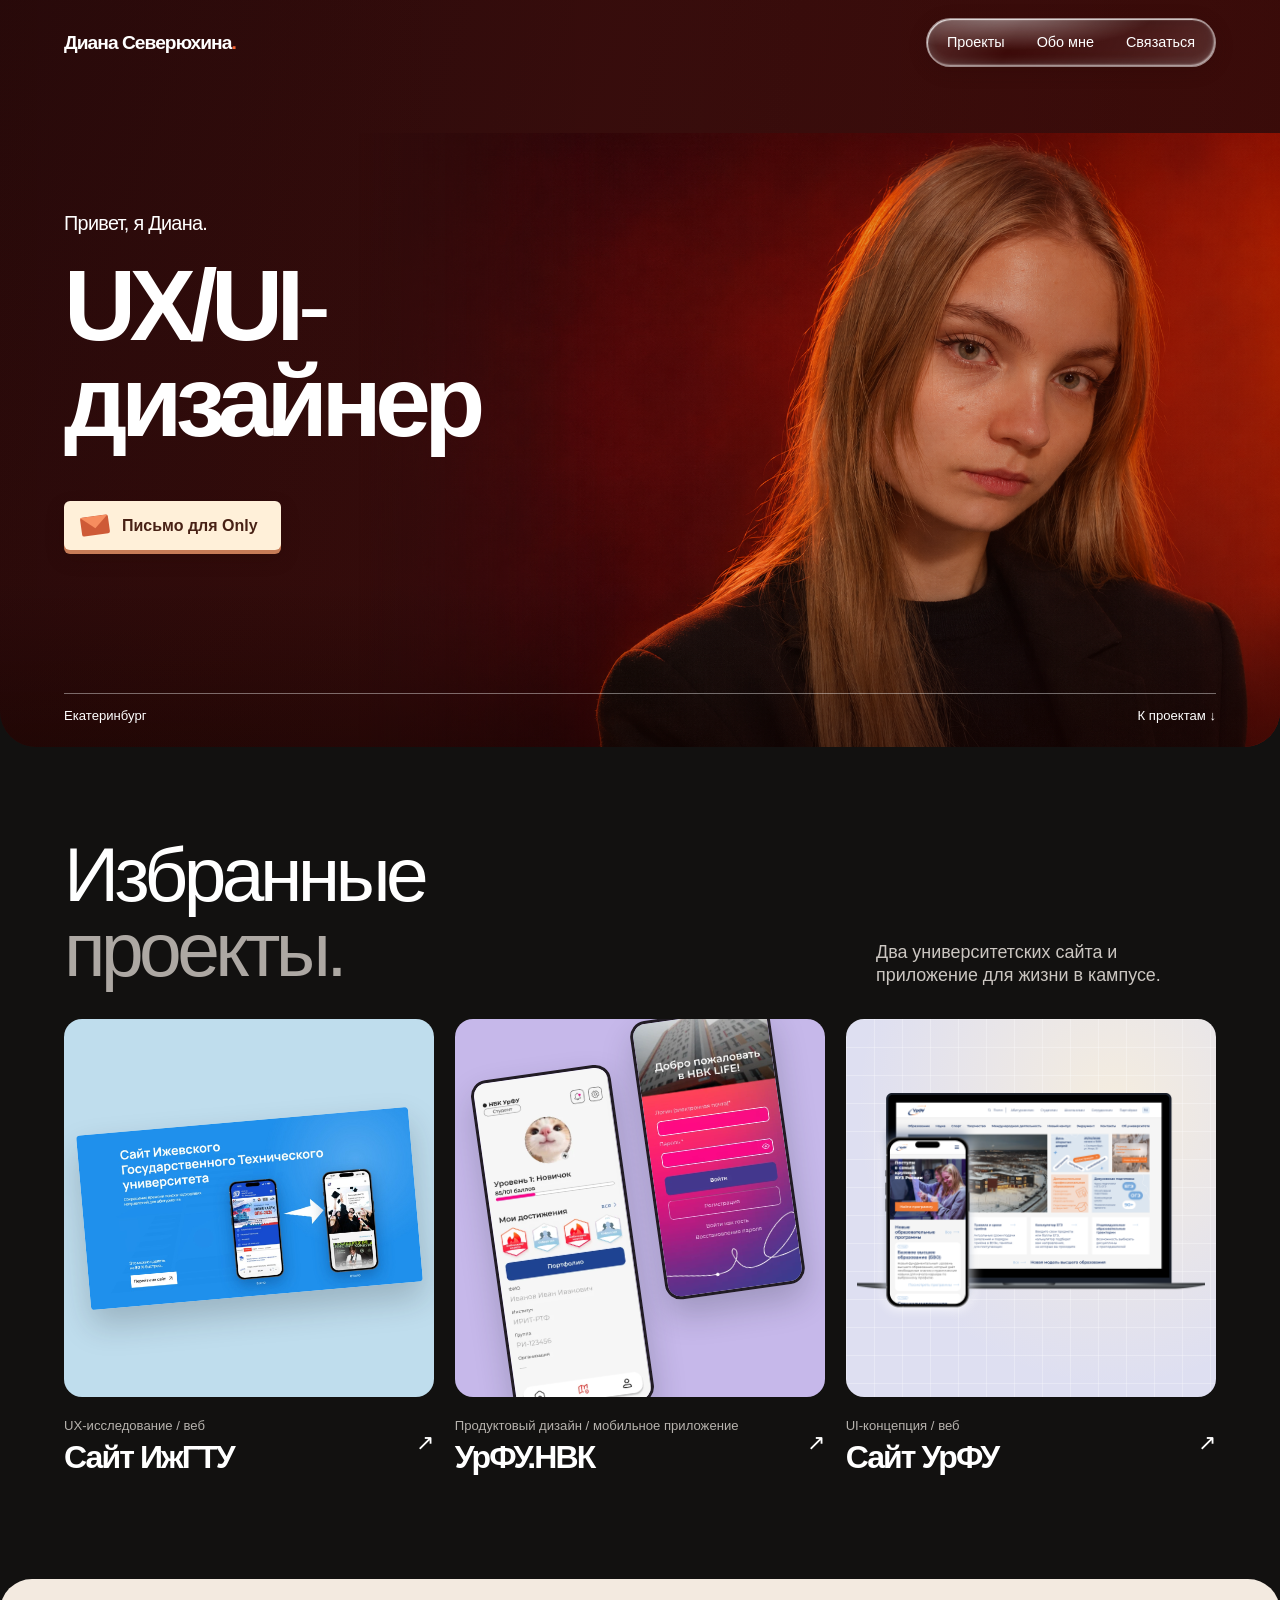
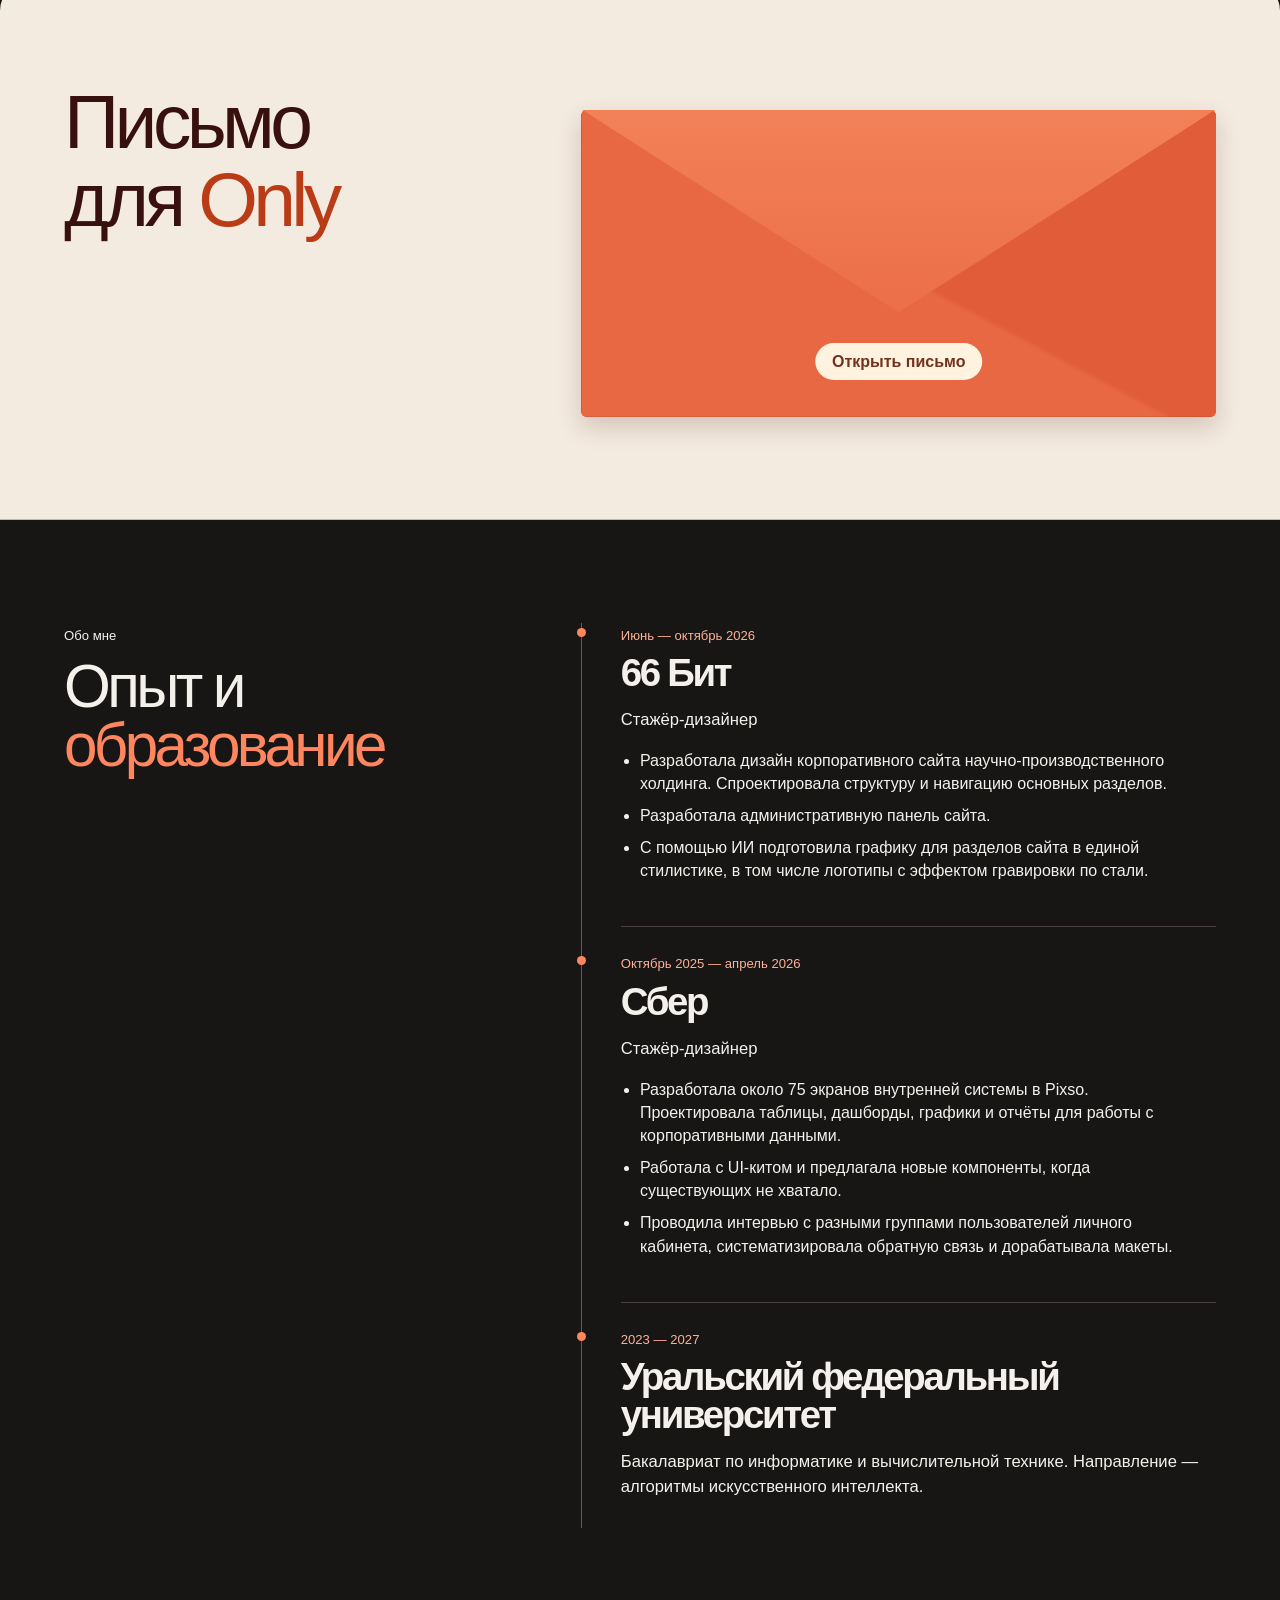
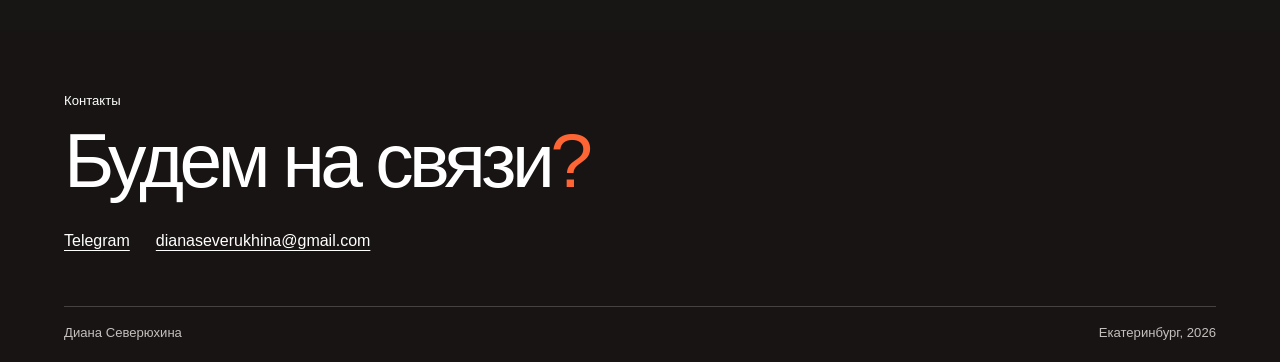
<file: index.html>
<!doctype html>
<html lang="ru"><head><meta charset="utf-8"><meta name="viewport" content="width=device-width,initial-scale=1"><meta name="description" content="Портфолио UX/UI-дизайнера Дианы Северюхиной для команды Only."><title>Портфолио для Only · Диана Северюхина</title><link rel="stylesheet" href="style.css?v=portfolio-3"><script defer src="motion.js?v=portfolio-3"></script></head>
<body class="home"><a class="skip" href="#main">К содержанию</a><header><a class="wordmark" href="index.html">Диана Северюхина<span>.</span></a>
    <nav class="lens" aria-label="Навигация"><a href="index.html#work">Проекты</a><a href="index.html#about">Обо мне</a><a href="#contact">Связаться</a></nav></header><main id="main"><section class="hero"><picture><img fetchpriority="high" src="assets/diana-original.png" width="1536" height="1024" alt="Диана Северюхина"></picture>
        <div class="hero-copy"><p>Привет, я Диана.</p><h1>UX/UI<span>-</span><br>дизайнер</h1><a class="mail-invite" href="#only"><span class="mail-icon" aria-hidden="true"></span>Письмо для Only</a></div>
        
        <div class="hero-foot"><span>Екатеринбург</span><a href="#work">К проектам ↓</a></div></section>
        
<section id="work" class="work"><div class="work-head"><h2>Избранные<br><em>проекты.</em></h2><p>Два университетских сайта и приложение для жизни в кампусе.</p></div><div class="projects">
<a class="project istu" href="https://strudeell.github.io/istu-ux-case/"><div class="art"><img loading="lazy" decoding="async" class="" src="assets/og-cover.jpg" alt="Обложка сайта с обоснованием редизайна ИжГТУ"></div><div class="project-title"><div><small>UX-исследование / веб</small><h3>Сайт ИжГТУ</h3></div><span aria-hidden="true">↗</span></div></a>
<a class="project nvk" href="nvk.html"><div class="art"><img loading="lazy" decoding="async" class="" src="assets/profile.webp" alt="Профиль в приложении УрФУ.НВК"><img loading="lazy" decoding="async" class="" src="assets/login.webp" alt="Экран входа в УрФУ.НВК"></div><div class="project-title"><div><small>Продуктовый дизайн / мобильное приложение</small><h3>УрФУ.НВК</h3></div><span aria-hidden="true">↗</span></div></a>
<a class="project urfu" href="urfu.html"><div class="art"><img loading="lazy" decoding="async" src="assets/urfu-cover.png" alt="Главная страница УрФУ на ноутбуке и смартфоне"></div><div class="project-title"><div><small>UI-концепция / веб</small><h3>Сайт УрФУ</h3></div><span aria-hidden="true">↗</span></div></a>
</div></section>

<section class="letter mail" id="only"><h2>Письмо<br>для <em>Only</em></h2>
<div class="envelope"><div id="only-sheet" class="sheet-track"><div class="sheet-mask">
<article class="paper"><h3>Привет, команда Only!</h3>
<p>Я Диана. Когда я смотрела ваш кейс «Эн+ Онлайн», то поймала себя на том, что разбираю портал как дизайнер. Как человек найдёт нужный HR-сервис? Как на одной странице уживаются рабочие задачи и новости? Мне интересно работать над такими вопросами.</p>
<p>На предыдущих стажировках я получила опыт работы с корпоративными интерфейсами. Теперь хочу углубить навыки веб-дизайна, композиции и создания визуальных концепций, работая с наставником над реальными проектами.</p>
<p>Мне хочется развиваться в вашей команде и применять свой опыт в новых задачах. Буду рада познакомиться и подробнее рассказать о себе!</p><i>Диана</i></article></div></div><button class="envelope-pocket" type="button" aria-expanded="true" aria-controls="only-sheet"><span class="env-flap" aria-hidden="true"></span><span class="env-label"><span class="when-closed">Открыть письмо</span><span class="when-open">Сложить письмо</span></span></button></div></section>
<section class="about" id="about"><div><small>Обо мне</small><h2>Опыт и<br><em>образование</em></h2></div><div class="experience"><article><small>Июнь — октябрь 2026</small><h3>66 Бит</h3><p>Стажёр-дизайнер</p><ul><li>Разработала дизайн корпоративного сайта научно-производственного холдинга. Спроектировала структуру и навигацию основных разделов.</li><li>Разработала административную панель сайта.</li><li>С помощью ИИ подготовила графику для разделов сайта в единой стилистике, в том числе логотипы с эффектом гравировки по стали.</li></ul></article><article><small>Октябрь 2025 — апрель 2026</small><h3>Сбер</h3><p>Стажёр-дизайнер</p><ul><li>Разработала около 75 экранов внутренней системы в Pixso. Проектировала таблицы, дашборды, графики и отчёты для работы с корпоративными данными.</li><li>Работала с UI-китом и предлагала новые компоненты, когда существующих не хватало.</li><li>Проводила интервью с разными группами пользователей личного кабинета, систематизировала обратную связь и дорабатывала макеты.</li></ul></article><article><small>2023 — 2027</small><h3>Уральский федеральный университет</h3><p>Бакалавриат по информатике и вычислительной технике. Направление — алгоритмы искусственного интеллекта.</p></article></div></section></main><footer id="contact"><small>Контакты</small><h2>Будем на связи<span>?</span></h2><div class="links"><a href="https://t.me/strudeell">Telegram</a><a href="mailto:dianaseverukhina@gmail.com">dianaseverukhina@gmail.com</a></div><div class="signoff">Диана Северюхина <i>Екатеринбург, 2026</i></div></footer></body></html>
</file>
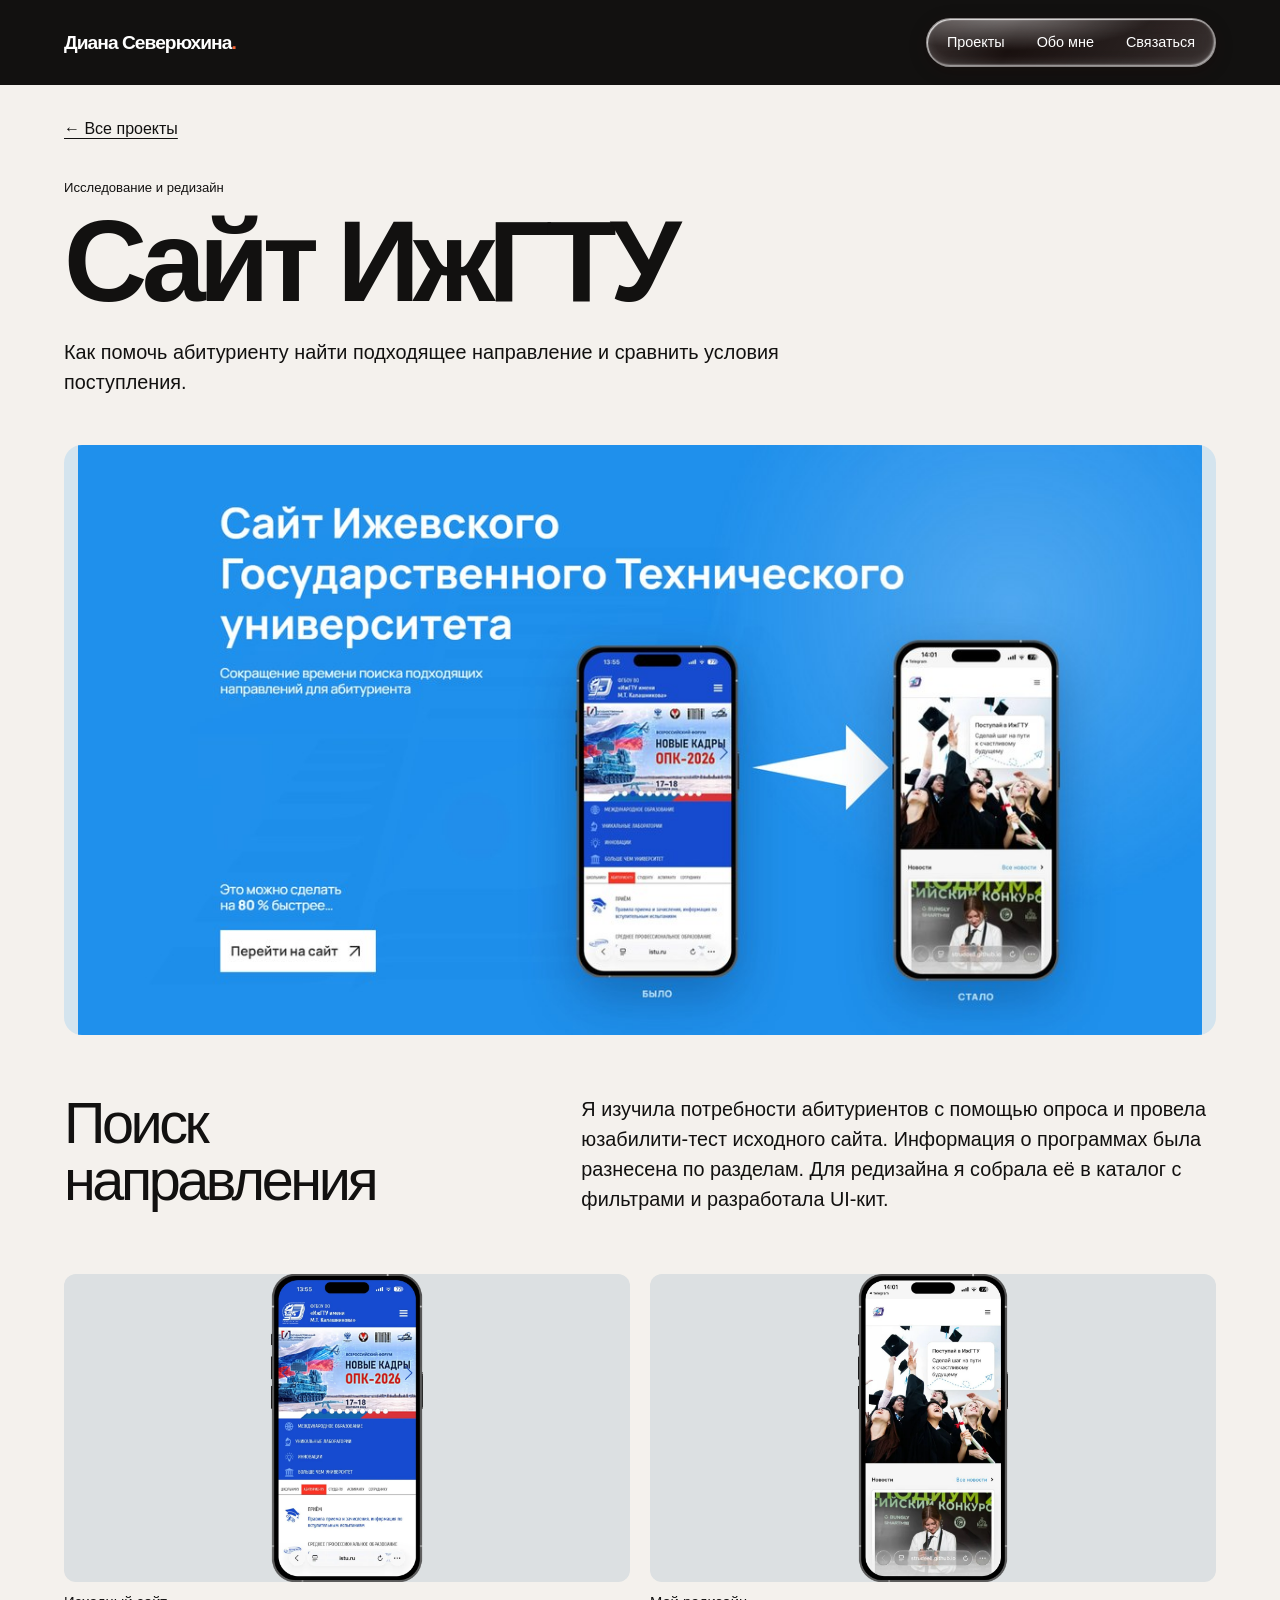
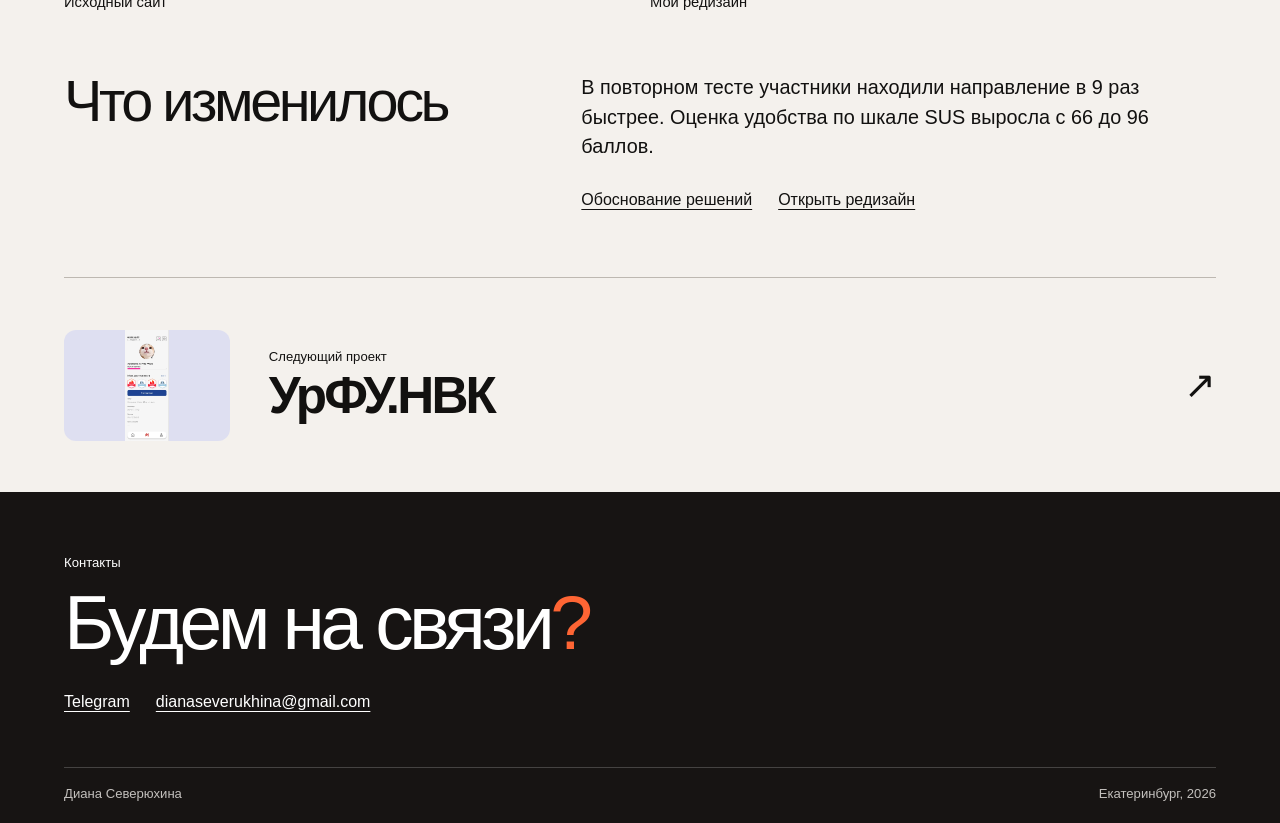
<file: istu.html>
<!doctype html>
<html lang="ru"><head><meta charset="utf-8"><meta name="viewport" content="width=device-width,initial-scale=1"><meta name="description" content="Портфолио UX/UI-дизайнера Дианы Северюхиной для команды Only."><title>Редизайн ИжГТУ · Диана Северюхина</title><link rel="stylesheet" href="style.css?v=portfolio-3"><script defer src="motion.js?v=portfolio-3"></script></head>
<body><a class="skip" href="#main">К содержанию</a><header><a class="wordmark" href="index.html">Диана Северюхина<span>.</span></a>
    <nav class="lens" aria-label="Навигация"><a href="index.html#work">Проекты</a><a href="index.html#about">Обо мне</a><a href="#contact">Связаться</a></nav></header><main id="main"><section class="intro"><a class="back" href="index.html#work">← Все проекты</a><small>Исследование и редизайн</small><h1>Сайт ИжГТУ</h1><p>Как помочь абитуриенту найти подходящее направление и сравнить условия поступления.</p></section><div class="wide"><img loading="lazy" decoding="async" class="" src="assets/og-cover.jpg" alt="Обложка UX-кейса ИжГТУ"></div><section class="detail"><h2>Поиск направления</h2><div><p>Я изучила потребности абитуриентов с помощью опроса и провела юзабилити-тест исходного сайта. Информация о программах была разнесена по разделам. Для редизайна я собрала её в каталог с фильтрами и разработала UI-кит.</p></div></section><div class="compare"><figure><img loading="lazy" decoding="async" class="" src="assets/hero-old.webp" alt="Сайт ИжГТУ до редизайна"><figcaption>Исходный сайт</figcaption></figure><figure><img loading="lazy" decoding="async" class="" src="assets/hero-new.webp" alt="Решение для сайта ИжГТУ"><figcaption>Мой редизайн</figcaption></figure></div><section class="detail"><h2>Что изменилось</h2><div><p>В повторном тесте участники находили направление в 9 раз быстрее. Оценка удобства по шкале SUS выросла с 66 до 96 баллов.</p><div class="links"><a href="https://strudeell.github.io/istu-ux-case/">Обоснование решений</a><a href="https://strudeell.github.io/istu-redesign/">Открыть редизайн</a></div></div></section>
<a class="next-project" href="nvk.html">
  <span class="next-thumb"><img src="assets/profile.webp" alt="" loading="lazy"></span>
  <span><small>Следующий проект</small><strong>УрФУ.НВК</strong></span>
  <span class="next-arrow" aria-hidden="true">↗</span>
</a>
</main><footer id="contact"><small>Контакты</small><h2>Будем на связи<span>?</span></h2><div class="links"><a href="https://t.me/strudeell">Telegram</a><a href="mailto:dianaseverukhina@gmail.com">dianaseverukhina@gmail.com</a></div><div class="signoff">Диана Северюхина <i>Екатеринбург, 2026</i></div></footer></body></html>
</file>
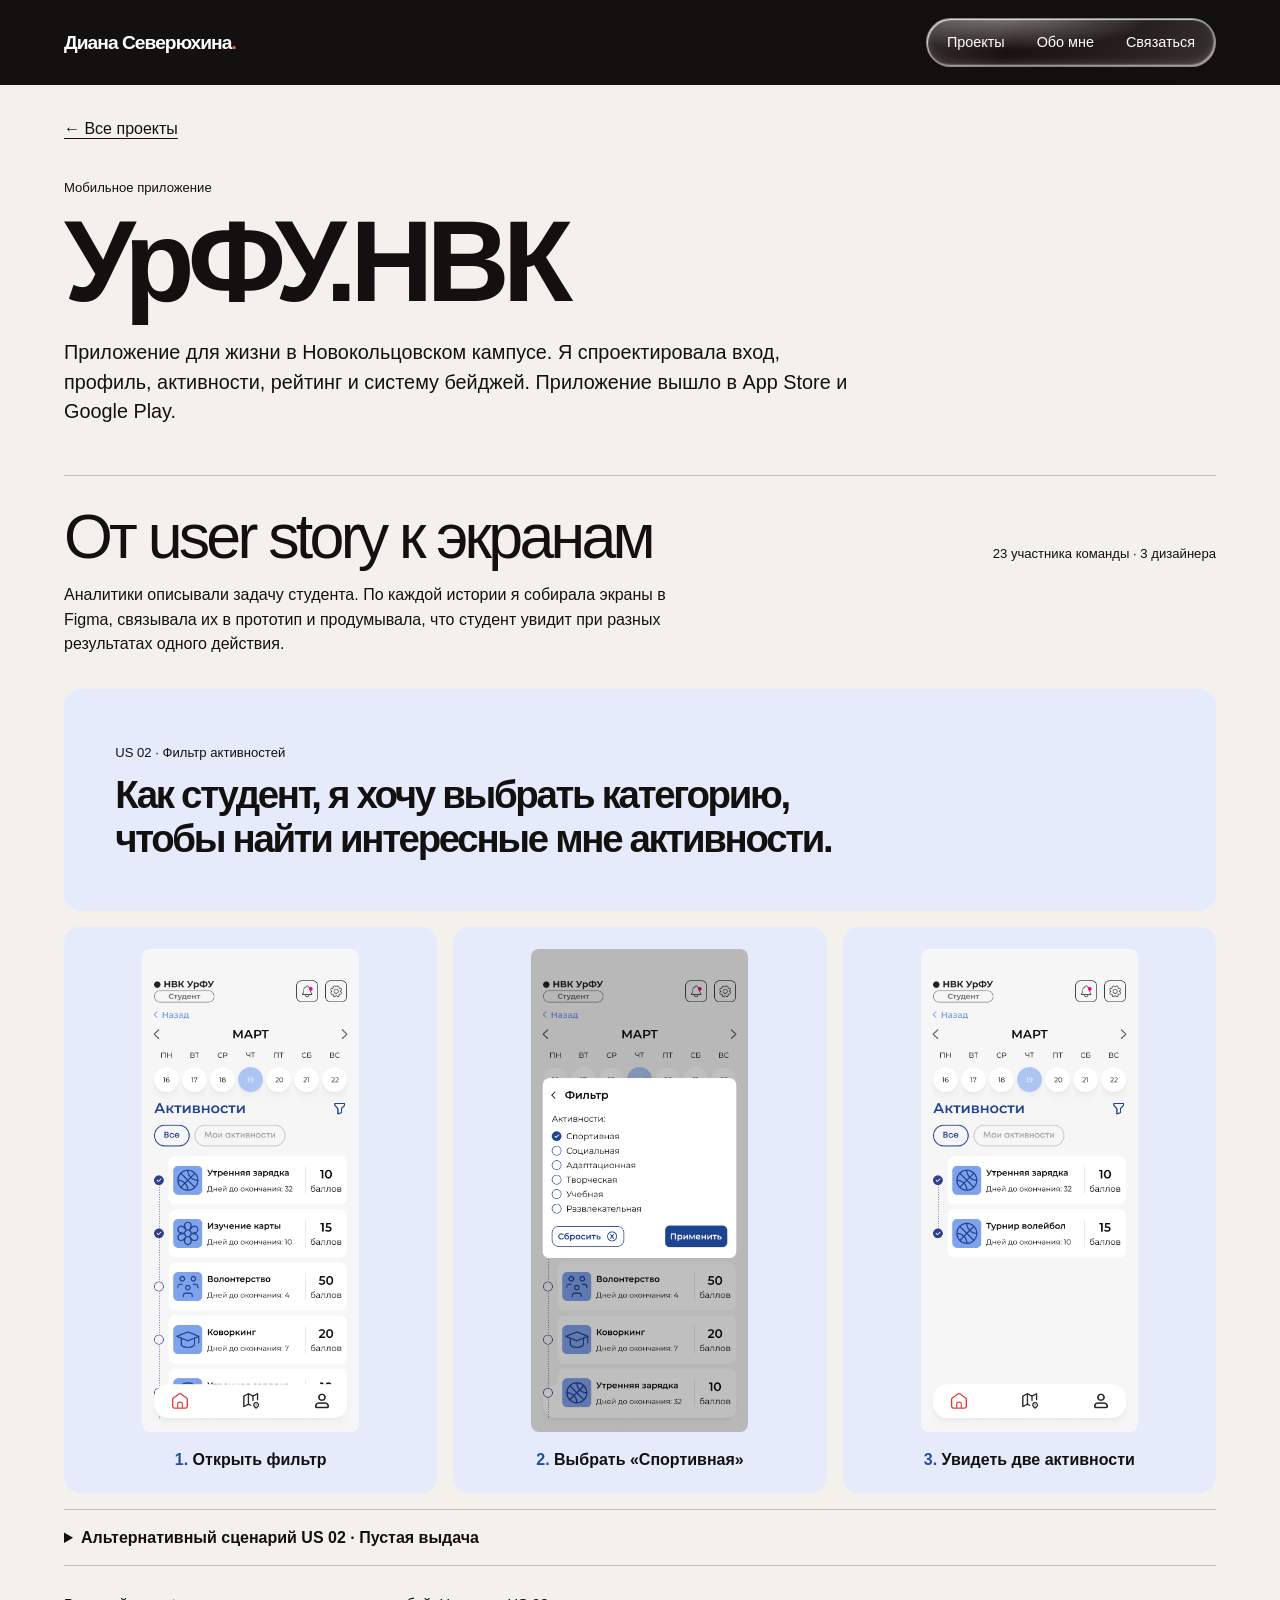
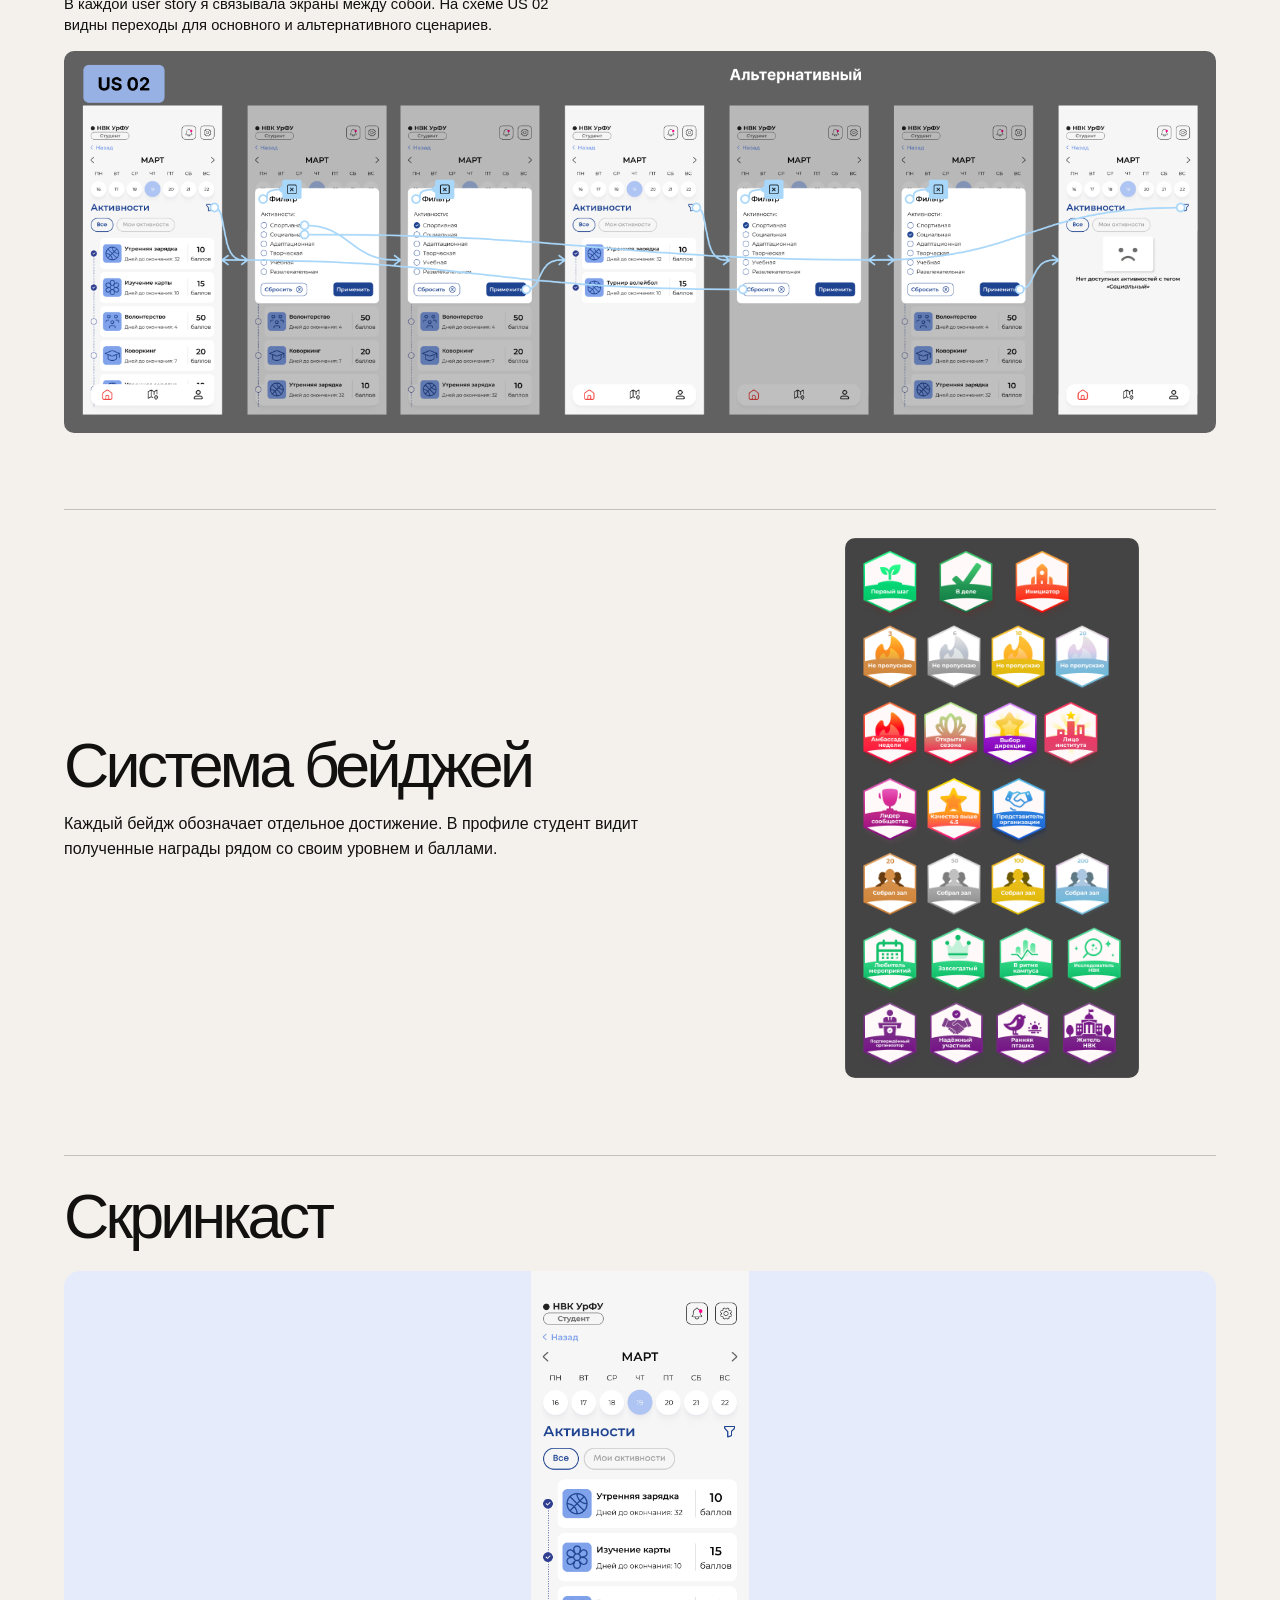
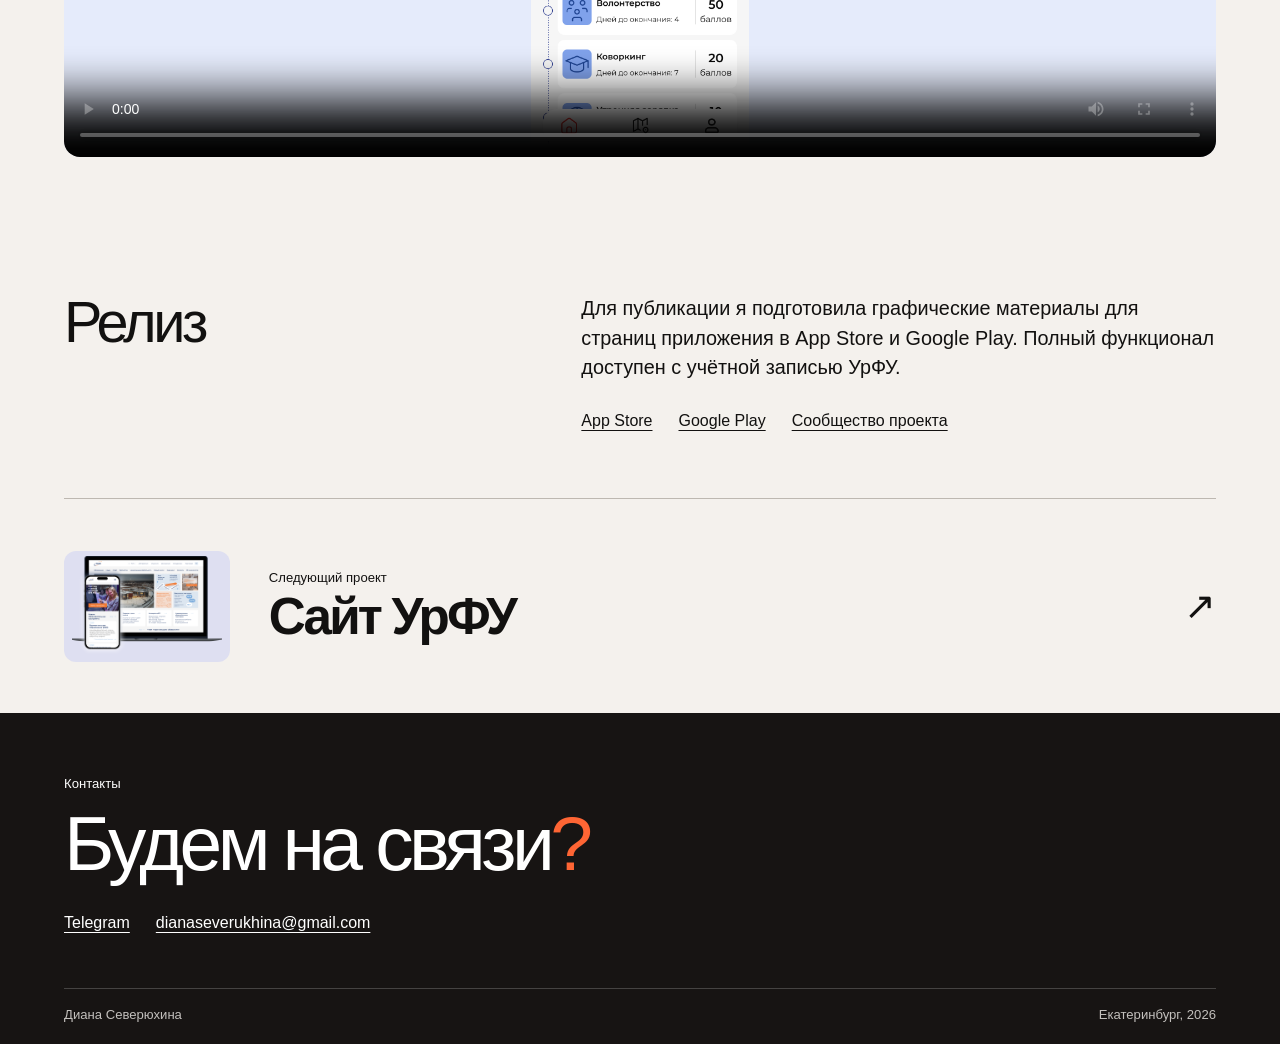
<file: nvk.html>
﻿<!doctype html>
<html lang="ru"><head><meta charset="utf-8"><meta name="viewport" content="width=device-width,initial-scale=1"><meta name="description" content="Портфолио UX/UI-дизайнера Дианы Северюхиной для команды Only."><title>УрФУ.НВК · Диана Северюхина</title><link rel="stylesheet" href="style.css?v=portfolio-3"><script defer src="motion.js?v=portfolio-3"></script></head>
<body><a class="skip" href="#main">К содержанию</a><header><a class="wordmark" href="index.html">Диана Северюхина<span>.</span></a>
    <nav class="lens" aria-label="Навигация"><a href="index.html#work">Проекты</a><a href="index.html#about">Обо мне</a><a href="#contact">Связаться</a></nav></header><main id="main"><section class="intro"><a class="back" href="index.html#work">← Все проекты</a><small>Мобильное приложение</small><h1>УрФУ.НВК</h1><p>Приложение для жизни в Новокольцовском кампусе. Я спроектировала вход, профиль, активности, рейтинг и систему бейджей. Приложение вышло в App Store и Google Play.</p></section><section class="case-section us-story">
<div class="case-heading"><h2>От user story к экранам</h2><small>23 участника команды · 3 дизайнера</small></div>
<p>Аналитики описывали задачу студента. По каждой истории я собирала экраны в Figma, связывала их в прототип и продумывала, что студент увидит при разных результатах одного действия.</p>
<div class="story-brief"><small>US 02 · Фильтр активностей</small><h3>Как студент, я хочу выбрать категорию, чтобы найти интересные мне активности.</h3></div>
<ol class="story-steps" aria-label="Основной сценарий. Краткая схема экранов"><li><img src="assets/activities.png" width="720" height="1600" loading="lazy" alt="Список активностей за 19 марта"><strong>Открыть фильтр</strong></li><li><img src="assets/filter.png" width="720" height="1600" loading="lazy" alt="Отмечена спортивная категория"><strong>Выбрать «Спортивная»</strong></li><li><img src="assets/results.png" width="720" height="1600" loading="lazy" alt="В выдаче утренняя зарядка и турнир по волейболу"><strong>Увидеть две активности</strong></li></ol>
<details class="story-branch"><summary>Альтернативный сценарий US 02 · Пустая выдача</summary><figure><img src="assets/empty.png" width="720" height="1600" loading="lazy" alt="Нет доступных активностей с тегом «Социальный»"><figcaption>Для категории «Социальная» я собрала пустое состояние. Студент видит причину и может снова открыть фильтр.</figcaption></figure></details>
<figure class="story-map"><figcaption>В каждой user story я связывала экраны между собой. На схеме US 02 видны переходы для основного и альтернативного сценариев.</figcaption><a href="assets/story-flow.png" aria-label="Рассмотреть полную схему US 02"><img src="assets/story-flow.png" width="1804" height="598" loading="lazy" alt="Семь экранов US 02 со стрелками переходов между списком, фильтром и результатами"></a></figure>
</section>
<section class="case-section badge-kit"><div><h2>Система бейджей</h2><p>Каждый бейдж обозначает отдельное достижение. В профиле студент видит полученные награды рядом со своим уровнем и баллами.</p></div><a href="assets/rewards.png" aria-label="Рассмотреть набор бейджей"><img src="assets/rewards.png" loading="lazy" alt="Оригинальный набор разноцветных шестиугольных бейджей НВК"></a></section><section class="case-section screencast nvk-cast"><h2>Скринкаст</h2><figure><video controls playsinline preload="metadata" src="assets/nvk-screencast.mp4" poster="assets/activities.png" aria-label="Приложение УрФУ.НВК"></video></figure></section><section class="detail"><h2>Релиз</h2><div><p>Для публикации я подготовила графические материалы для страниц приложения в App Store и Google Play. Полный функционал доступен с учётной записью УрФУ.</p><div class="links"><a href="https://apps.apple.com/ru/app/id6826555159">App Store</a><a href="https://play.google.com/store/apps/details?id=ru.urfu.nvk">Google Play</a><a href="https://vk.ru/urfu.nvk.kampus">Сообщество проекта</a></div></div></section>
<a class="next-project" href="urfu.html">
  <span class="next-thumb"><img src="assets/urfu-cover.png" alt="" loading="lazy"></span>
  <span><small>Следующий проект</small><strong>Сайт УрФУ</strong></span>
  <span class="next-arrow" aria-hidden="true">↗</span>
</a>
</main><footer id="contact"><small>Контакты</small><h2>Будем на связи<span>?</span></h2><div class="links"><a href="https://t.me/strudeell">Telegram</a><a href="mailto:dianaseverukhina@gmail.com">dianaseverukhina@gmail.com</a></div><div class="signoff">Диана Северюхина <i>Екатеринбург, 2026</i></div></footer></body></html>
</file>
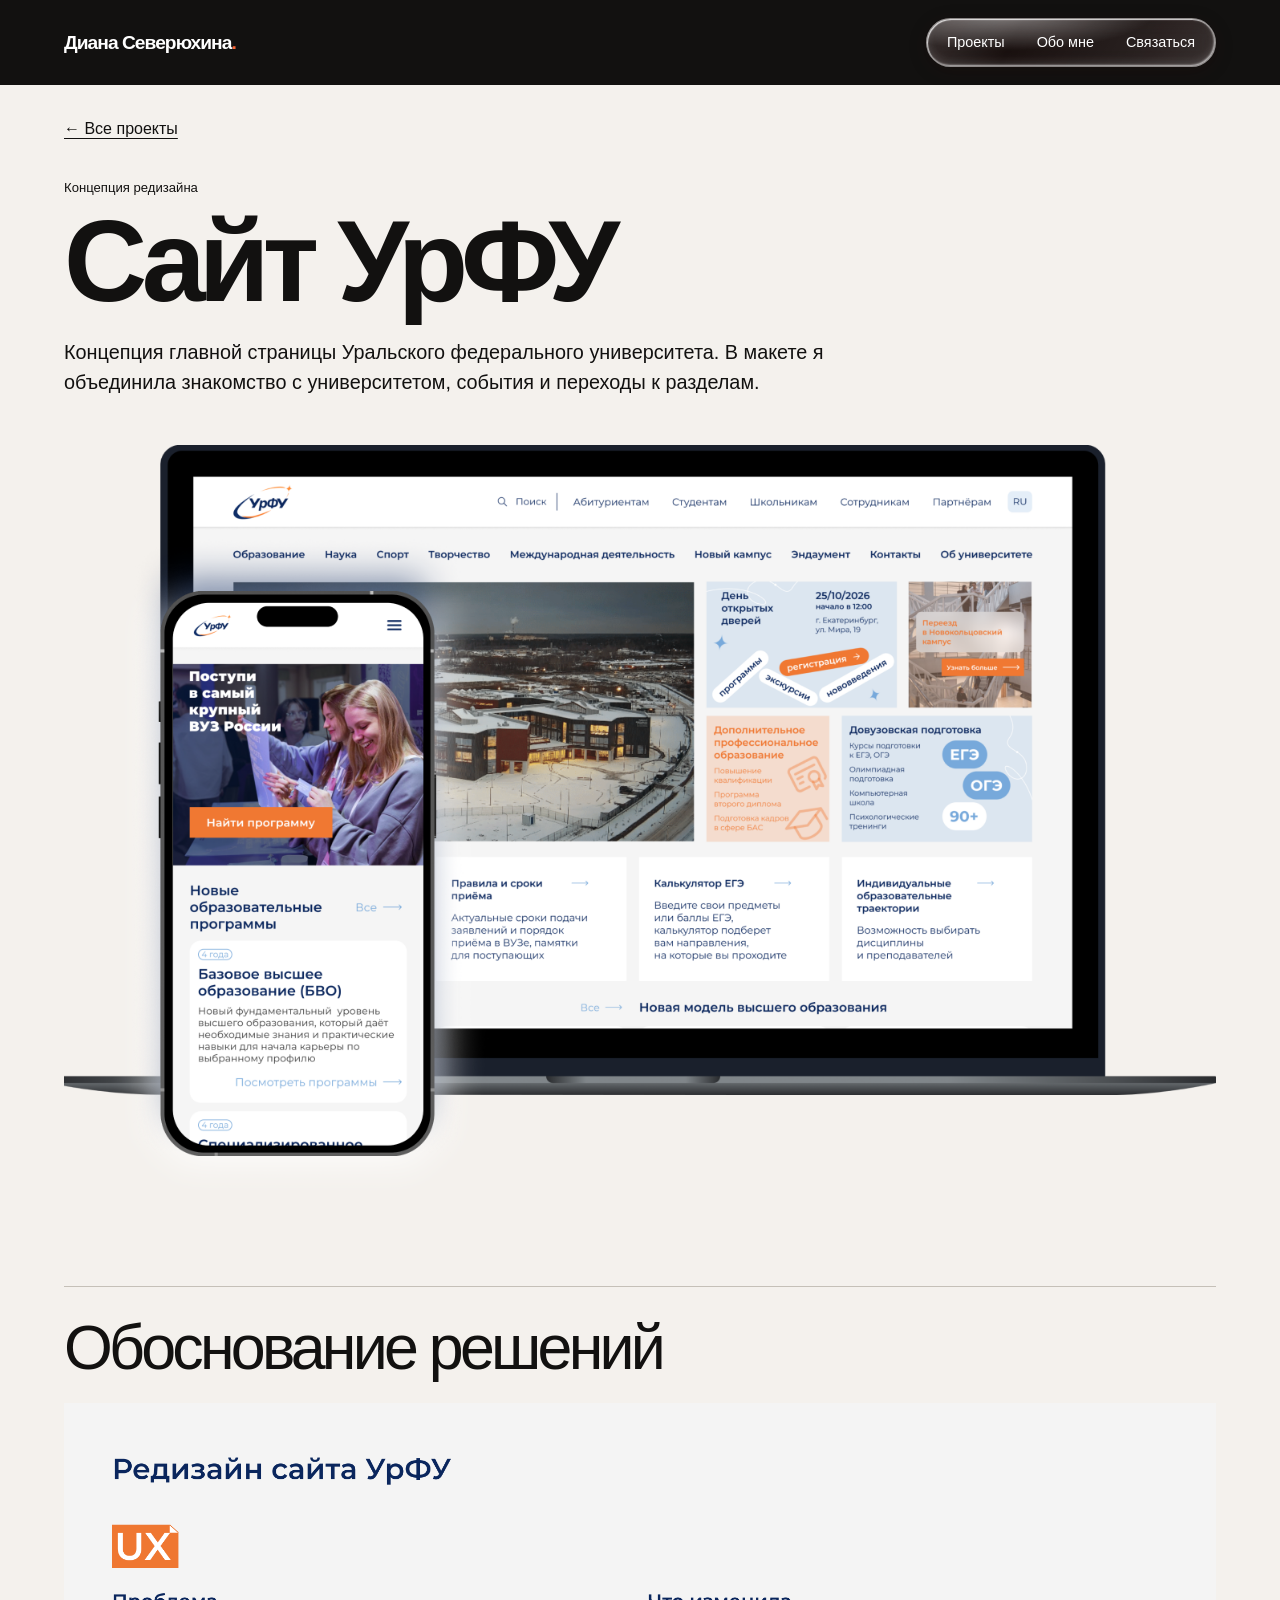
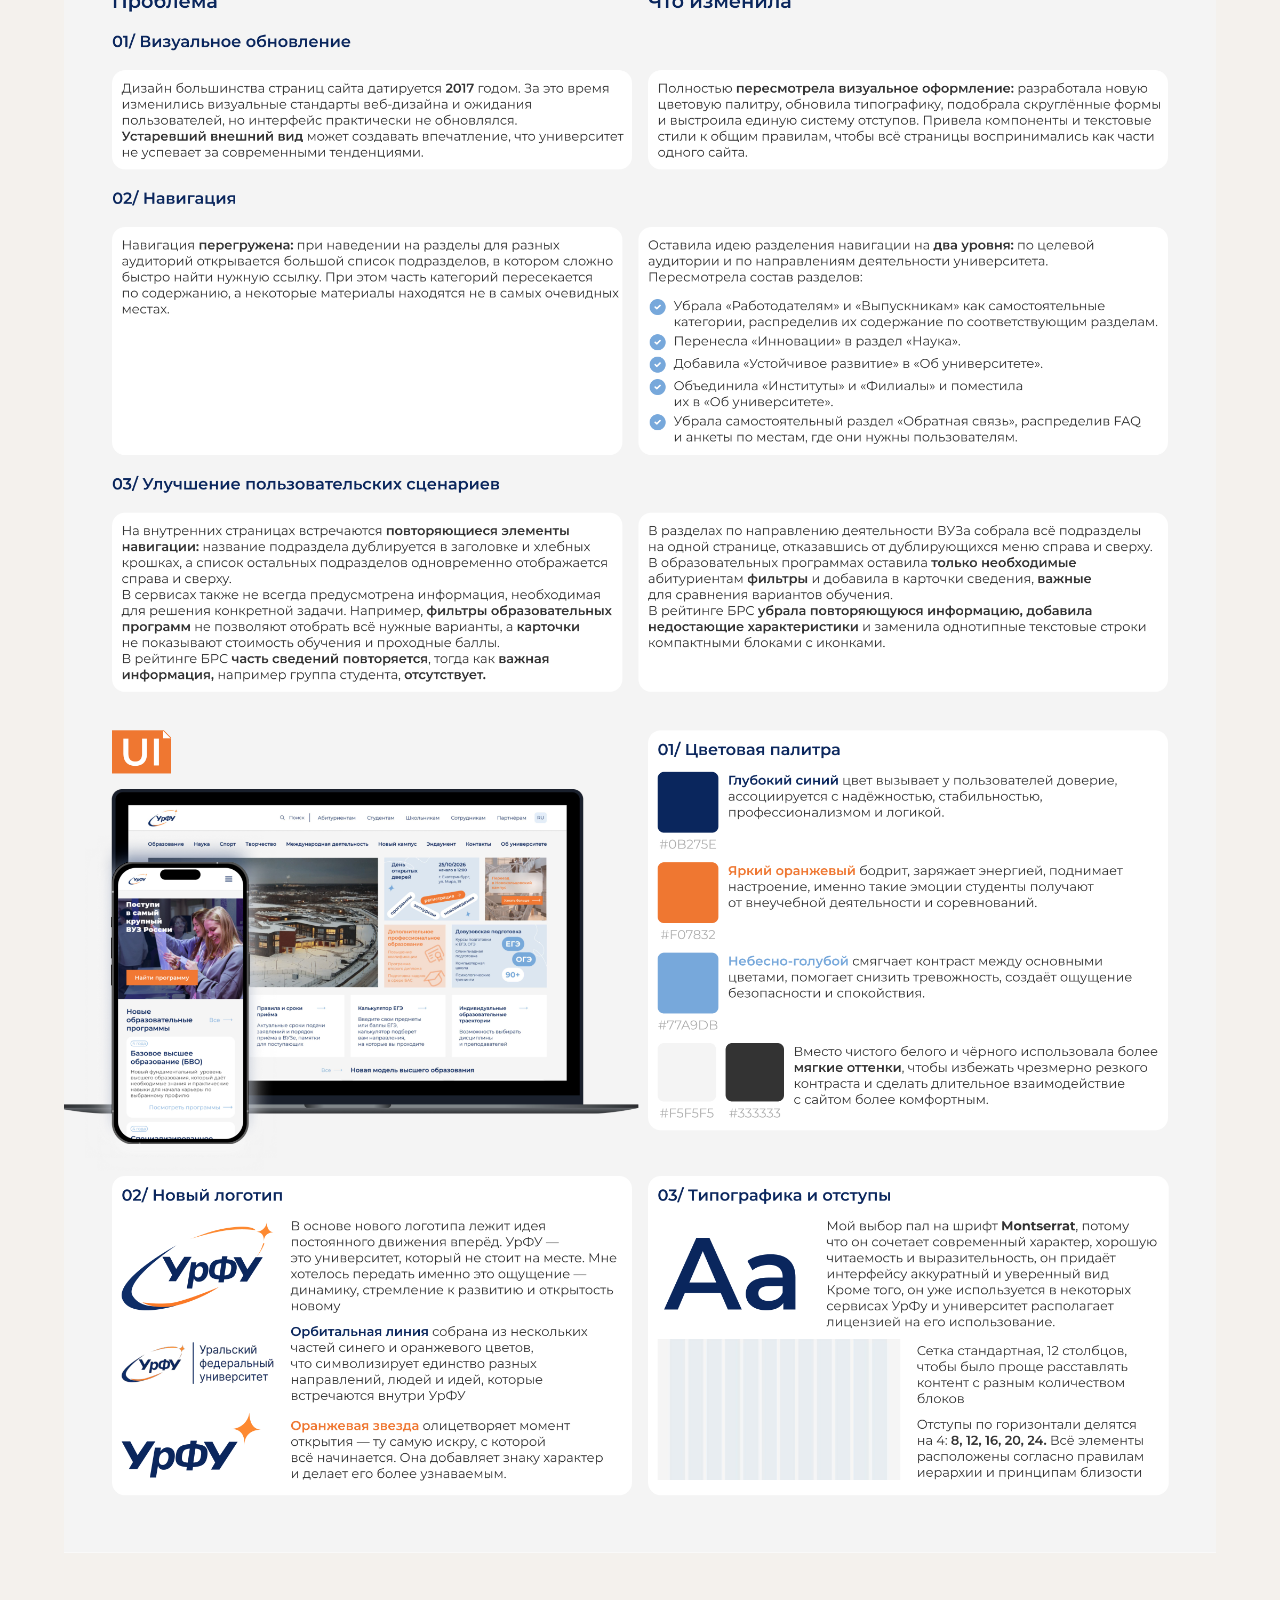
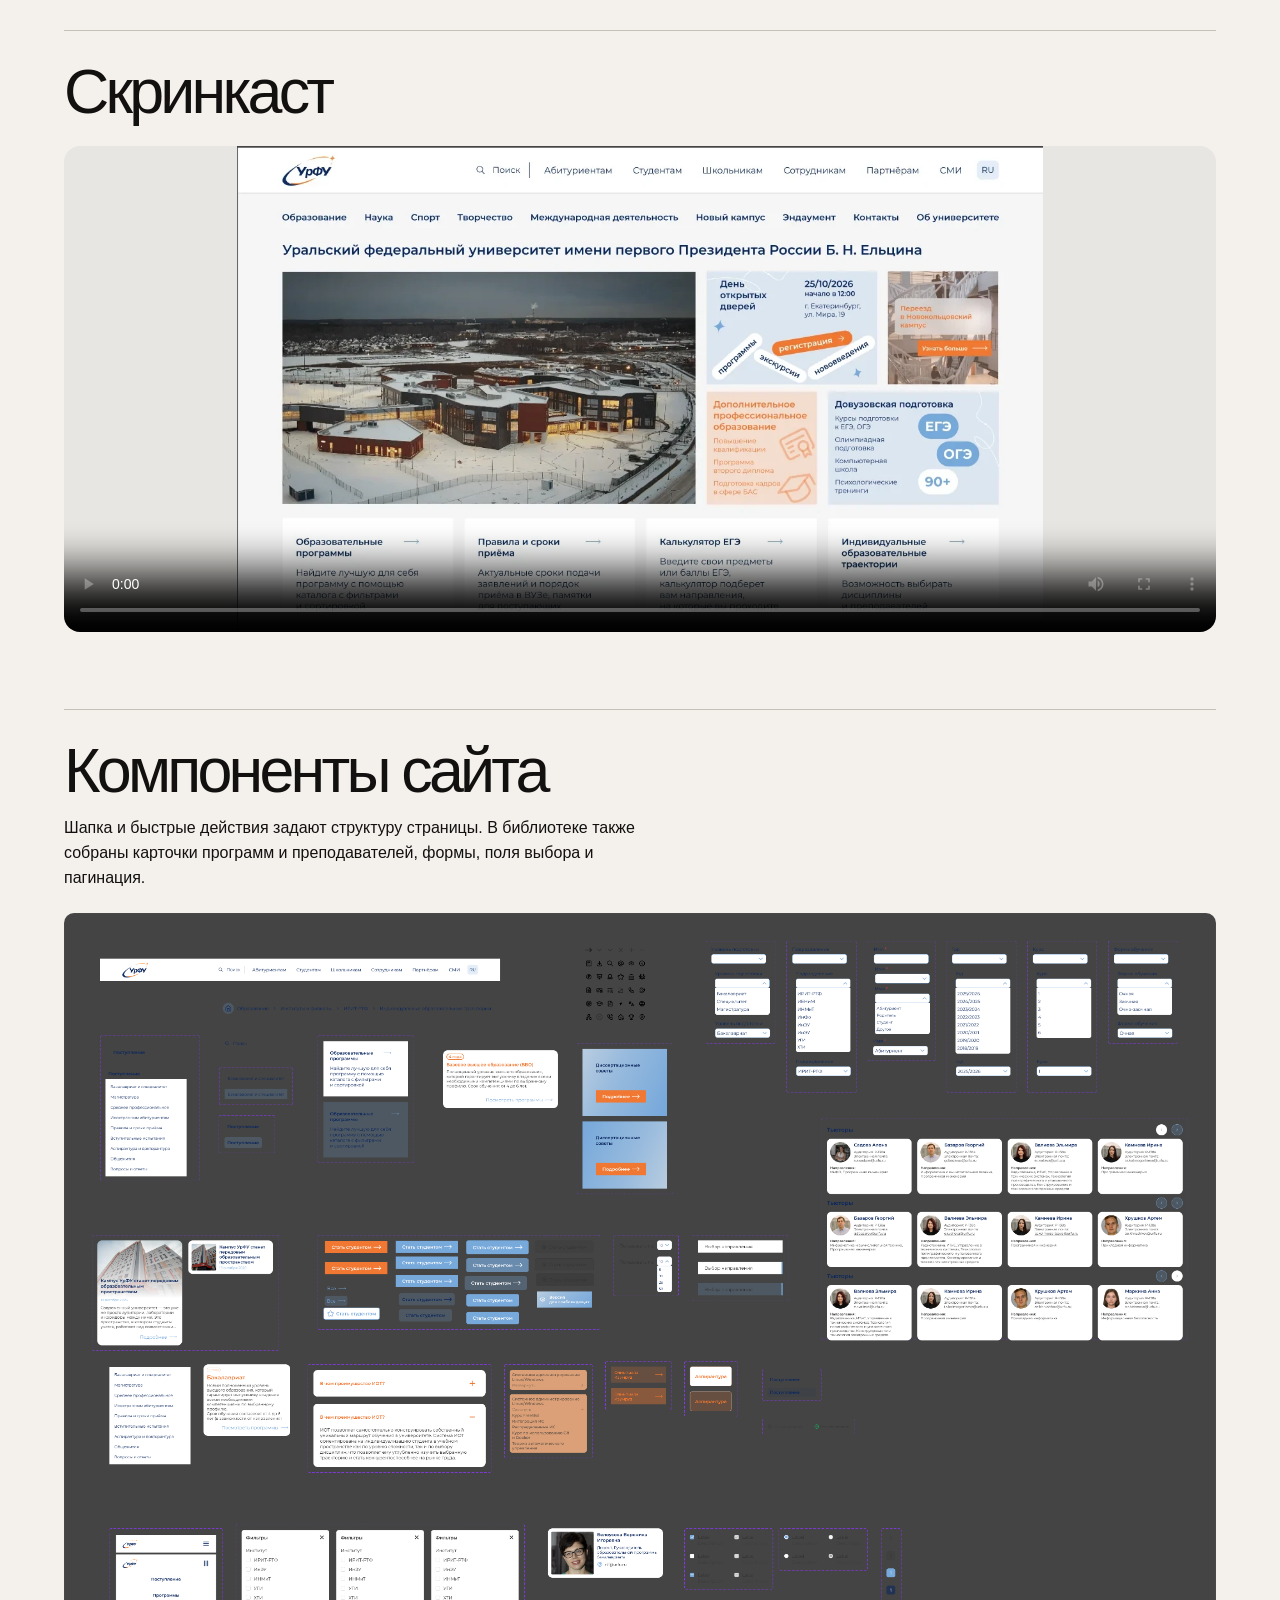
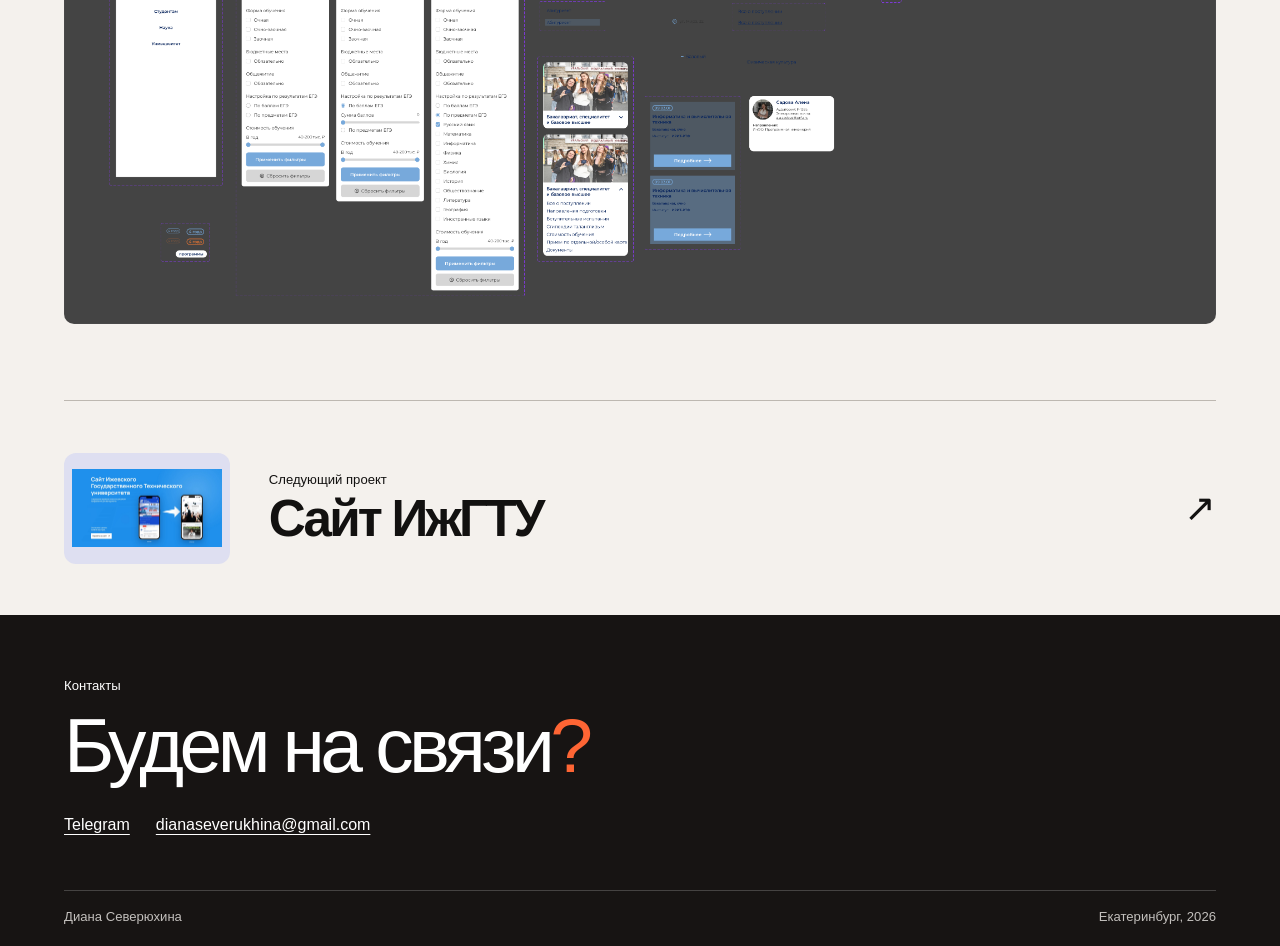
<file: urfu.html>
﻿<!doctype html>
<html lang="ru"><head><meta charset="utf-8"><meta name="viewport" content="width=device-width,initial-scale=1"><meta name="description" content="Портфолио UX/UI-дизайнера Дианы Северюхиной для команды Only."><title>Редизайн УрФУ · Диана Северюхина</title><link rel="stylesheet" href="style.css?v=portfolio-3"><script defer src="motion.js?v=portfolio-3"></script></head>
<body><a class="skip" href="#main">К содержанию</a><header><a class="wordmark" href="index.html">Диана Северюхина<span>.</span></a>
    <nav class="lens" aria-label="Навигация"><a href="index.html#work">Проекты</a><a href="index.html#about">Обо мне</a><a href="#contact">Связаться</a></nav></header><main id="main"><section class="intro"><a class="back" href="index.html#work">← Все проекты</a><small>Концепция редизайна</small><h1>Сайт УрФУ</h1><p>Концепция главной страницы Уральского федерального университета. В макете я объединила знакомство с университетом, события и переходы к разделам.</p></section><figure class="case-cover"><img src="assets/urfu-cover.png" alt="Главная страница УрФУ на ноутбуке и смартфоне" fetchpriority="high"></figure><section class="case-section rationale" id="decisions"><div class="case-heading"><h2>Обоснование решений</h2></div><img src="assets/urfu-decisions.png" width="1440" height="2187" loading="lazy" alt="Авторский фрейм «Редизайн сайта УрФУ» с разбором UX, навигации и визуальных решений"></section>
<section class="case-section screencast urfu-cast"><h2>Скринкаст</h2><figure><video controls playsinline preload="metadata" src="assets/urfu-screencast.mp4" poster="assets/urfu-overview.webp" aria-label="Сайт УрФУ"></video></figure></section>
<section class="case-section kit"><h2>Компоненты сайта</h2><p>Шапка и быстрые действия задают структуру страницы. В библиотеке также собраны карточки программ и преподавателей, формы, поля выбора и пагинация.</p><img src="assets/components.png" loading="lazy" alt="Библиотека компонентов УрФУ: навигация, карточки, состояния кнопок, фильтры и поля форм"></section>
<a class="next-project" href="https://strudeell.github.io/istu-ux-case/">
  <span class="next-thumb"><img src="assets/og-cover.jpg" alt="" loading="lazy"></span>
  <span><small>Следующий проект</small><strong>Сайт ИжГТУ</strong></span>
  <span class="next-arrow" aria-hidden="true">↗</span>
</a>
</main><footer id="contact"><small>Контакты</small><h2>Будем на связи<span>?</span></h2><div class="links"><a href="https://t.me/strudeell">Telegram</a><a href="mailto:dianaseverukhina@gmail.com">dianaseverukhina@gmail.com</a></div><div class="signoff">Диана Северюхина <i>Екатеринбург, 2026</i></div></footer></body></html>
</file>
<file: style.css>
﻿:root {
  --ink: #121110;
  --light: #f4f1ed;
  --accent: #fe6534;
  --gutter: clamp(20px, 5vw, 94px);
  font: 16px/1.45 "Arial", "Helvetica Neue", sans-serif;
  color: var(--ink);
  background: var(--ink);
}
* { box-sizing: border-box }
html { scroll-behavior: smooth }
body { margin: 0; background: var(--light) }
a { color: inherit; text-underline-offset: .25em }
a:focus-visible, button:focus-visible { outline: 3px solid #2189ff; outline-offset: 4px }
h1,h2,h3,p,figure { margin: 0 }
img { max-width: 100%; display: block }
small,.hero-foot,.signoff,.credits span { font-size: .82rem; font-weight: 500 }
h1,h2,h3 { line-height: .98; letter-spacing: -.06em }
h2 { font-size: clamp(40px,6vw,100px); font-weight: 540 }
em { font-style: normal }
.skip { position: absolute; z-index: 10; top: -100px; left: 20px; background: white; color: black; padding: 10px }
.skip:focus { top: 10px }
header { display: flex; align-items: center; justify-content: space-between; gap: 14px; padding: 18px var(--gutter); background: var(--ink); color: white }
.home header { position: absolute; inset: 0 0 auto; z-index: 3; background: transparent }
.wordmark { font-weight: 700; letter-spacing: -.05em; font-size: 1.2rem; text-decoration: none }
.wordmark span { color: var(--accent) }
nav { display: flex; padding: 4px }
nav a { padding: 9px 16px; text-decoration: none; border-radius: inherit; font-size: .9rem }
nav a:hover { background: #ffffff21 }
.lens { --glint: 28%; position: relative; isolation: isolate; overflow: hidden; border-radius: 40px; color: #fff; background: linear-gradient(118deg,#fff2,transparent 31%,#fff1 73%,#fff2),#26131366; border: 1px solid #fff7; box-shadow: inset 1px 1px 1px #fffc,inset -1px -1px 2px #fffa,inset 0 -4px 9px #fff2,0 4px 18px #28090135; -webkit-backdrop-filter: blur(9px) saturate(1.55); backdrop-filter: blur(9px) saturate(1.55) }
.lens:before { content: ''; position: absolute; inset: 0; border-radius: inherit; pointer-events: none; background: radial-gradient(ellipse at var(--glint) -14%,#fff7,transparent 50%); z-index: -1 }
.hero { min-height: 570px; height: min(80svh,840px); isolation: isolate; position: relative; display: flex; align-items: center; justify-content: space-between; gap: 20px; padding: 90px var(--gutter) 78px; color: white; background:#600c06; overflow:hidden; border-radius:0 0 36px 36px }
.home main { background: var(--ink) }
.hero picture,.hero picture img,.hero:after { position: absolute; inset: 0; width: 100%; height: 100%; z-index: -2; object-fit: cover }
.hero:after { content:''; z-index: -1; background: linear-gradient(90deg,#15060025,transparent 48%,#2202004a),linear-gradient(0deg,#1402007a,transparent 22%) }
.hero-copy p { font-size: clamp(18px,2vw,30px); margin-bottom: 12px; letter-spacing: -.035em }
.hero h1 { font-size: clamp(84px,10.9vw,195px); font-weight: 600; letter-spacing:-.083em; line-height:.85 }
.hero h1 span { font-weight: 400 }
.hero-note { width: min(24%,310px); align-self: flex-end; margin-bottom: 22px }
.hero-note p { font-size: clamp(20px,2.1vw,34px); line-height:1.08; letter-spacing:-.05em; font-weight:570; text-shadow:0 1px 12px #35080080 }
.action { display:inline-flex; align-items:center; gap:18px; padding:8px 9px 8px 17px; margin-top:18px; text-decoration:none; font-size:.9rem }
.action b { display:grid; place-items:center; border-radius:50%; width:26px; height:26px; color:#28120b; background:#ffb792 }
.hero-foot { position:absolute; bottom:22px; left:var(--gutter); right:var(--gutter); display:flex; justify-content:space-between; border-top:1px solid #fff6; padding-top:12px }
.hero-foot a,.credits a { text-decoration:none }
.credits { display:flex; align-items:center; justify-content:space-between; padding:22px var(--gutter); color:white; border-bottom:1px solid #fff2 }
.credits span { color:#bcb8b4 }.credits a { font-size:clamp(20px,2.4vw,39px); letter-spacing:-.06em; font-weight:600 }
.work { background:var(--ink); color:white; padding:clamp(54px,7vw,110px) var(--gutter) }
.work-head { display:flex; justify-content:space-between; gap:24px; align-items:flex-end; margin-bottom:32px }
.work-head p { width:min(30%,340px); color:#cbc6c1; font-size:clamp(1rem,1.4vw,1.35rem); line-height:1.3 }
.work h2 em { color:#ada8a3 }
.projects { display:grid; grid-template-columns:repeat(3,minmax(0,1fr)); gap:clamp(12px,1.6vw,28px) }
.project { text-decoration:none; min-width:0 }
.art { aspect-ratio: .98; border-radius:18px; overflow:hidden; display:flex; align-items:center; justify-content:center; position:relative }
.art img { transition:scale .6s cubic-bezier(.2,.7,.2,1); box-shadow:0 16px 32px #18222838 }
.project:hover .art img { scale:1.045 }
.istu .art { background:#bfdded }.istu .art img { width:90%; transform:rotate(-5deg); border-radius:4px }
.nvk .art { background:#c6b8ea; gap:4%; align-items:flex-start; padding-top:14% }.nvk .art img { width:38%; border:3px solid #211c24; border-radius:16px; transform:rotate(-8deg) }.nvk .art img+img { margin-top:-16% }
.urfu .art {
  background-color: #dedff1;
  background-image: linear-gradient(#ffffff48 1px, transparent 1px),
    linear-gradient(90deg, #ffffff48 1px, transparent 1px),
    radial-gradient(ellipse at 72% 24%, #f5eddf, transparent 68%);
  background-size: 28px 28px, 28px 28px, auto;
}
.urfu .art img { width: 94%; height: 90%; object-fit: contain; box-shadow: none }
.project-title { display:flex; align-items:center; justify-content:space-between; padding:16px 0 }
.project-title small { color:#b6b2ad }.project-title h3 { font-size:clamp(24px,2.5vw,42px); margin-top:6px }.project-title>span { font-size:22px }
.letter,.about,.detail { display:grid; grid-template-columns:.85fr 1.3fr; gap:8vw; padding:clamp(55px,8vw,132px) var(--gutter); background:var(--light) }
.letter { color:#38110f; border-radius:32px 32px 0 0 }.letter>small { color:#993919 }.letter h2 em { color:#ba3c17 }.letter i { display:block; margin-top:18px; font-style:normal; font-weight:bold }
.letter p,.experience p,.detail p,.intro p { font-size:clamp(1rem,1.55vw,1.5rem); line-height:1.5; max-width:48em; margin-top:1em }
.about { border-top:1px solid #bdb8b1 }.about h2 { font-size:clamp(36px,4.7vw,76px); margin-top:12px }
.experience article { border-top:1px solid #bdb8b1; padding:16px 0 28px }.experience h3 { font-size:1.65rem; margin-top:8px }.experience p { font-size:1.04rem }
footer { padding:58px var(--gutter) 20px; background:#171413; color:white }footer h2 { margin:12px 0 24px }footer h2 span { color:var(--accent) }
.links,.signoff { display:flex; flex-wrap:wrap; gap:12px 26px }.links a { padding:6px 0 }.signoff { justify-content:space-between; margin-top:48px; padding-top:16px; border-top:1px solid #fff3;color:#c3c0bd }.signoff i { font-style:normal }
.intro { padding:32px var(--gutter) 48px }.intro small,.back { display:block }.back { width:fit-content; margin-bottom:38px }.intro h1 { font-size:clamp(58px,9vw,155px); margin-top:8px }.intro p { max-width:800px }
.wide,.fullpage,.compare,.phones { margin:0 var(--gutter) }.wide img { width:100%;max-height:590px;object-fit:contain;background:#d4e4ee;border-radius:18px }
.detail { padding-block:60px }.detail h2 { font-size:clamp(34px,4.5vw,76px) }.detail p { margin:0 }.detail .links { margin-top:20px }
.compare,.phones { display:grid;gap:20px }.compare { grid-template-columns:1fr 1fr }.compare img { width:100%; height:clamp(200px,24vw,450px);object-fit:contain;background:#dce0e2;border-radius:12px }
.phones { grid-template-columns:repeat(auto-fit,minmax(165px,1fr)); padding:24px; background:#ccc2dc;border-radius:20px }
.phones.interactive { display:flex;flex-direction:column;align-items:center;background:radial-gradient(ellipse at 34% 24%,#b1a0db,transparent 54%),#746180 }
.phones.interactive figure { width:min(260px,80%); min-height:500px }.phones.interactive img { width:100%; max-height:500px; object-fit:contain }.phones.interactive figcaption { color:#fff;text-align:center }
.switcher { display:flex;flex-wrap:wrap;justify-content:center;gap:2px;padding:5px }.switcher button { background:none;border:0;color:white;font:inherit;font-size:.9rem;padding:9px 14px;border-radius:28px;cursor:pointer }.switcher button[aria-pressed=true] { color:#201b20;background:#faf6f3;box-shadow:0 2px 6px #0003 }
figcaption { font-size:.92rem;margin-top:10px }.fullpage { max-width:1150px;padding-bottom:40px }.fullpage img { width:100% }
@media(max-width:700px) {
  header { padding:14px 16px }.wordmark { max-width:95px;font-size:.99rem;line-height:1.04 }nav a { padding:9px 10px;font-size:.8rem }
  .hero { min-height:530px;height:80svh;max-height:670px;align-items:flex-start;justify-content:center;flex-direction:column;padding-bottom:55px;gap:30px;border-radius:0 0 23px 23px }
  .hero:after { background:linear-gradient(90deg,#2003009c,transparent 105%),linear-gradient(0deg,#1c0507a8,transparent 55%) }
  .hero h1 { font-size:clamp(72px,15vw,109px) }.hero-note { align-self:flex-start;width:min(90%,310px);margin:0 }.hero-note p { font-size:20px;max-width:240px }.action { margin-top:12px }
  .credits { gap:12px;padding-block:18px }.credits span { max-width:82px;font-size:.74rem }.credits a {font-size:1.27rem}
  .work-head { flex-direction:column;align-items:flex-start;gap:14px }.work-head p { width:100%;max-width:300px }
  .projects,.letter,.about,.detail,.compare { grid-template-columns:1fr }.art { aspect-ratio:1.42 }.projects { gap:24px }.project-title small { font-size:.8rem }
  .letter,.about,.detail { gap:20px }.phones { margin:0 12px;padding:18px 10px }.switcher { border-radius:20px }.switcher button { font-size:.83rem;padding:8px 10px }
}
@media(prefers-reduced-motion:no-preference) {
  @keyframes enter { from { opacity:0;transform:translateY(15px) } to { opacity:1;transform:none } }
  .hero-copy,.incoming { animation:enter .65s ease-out both }
}
@media(prefers-reduced-motion:reduce) { html { scroll-behavior:auto }.art img { transition:none } }
.prototype{margin:0 var(--gutter);padding:clamp(18px,3vw,50px);background:#dedbd5;border-radius:20px}.prototype h2{font-size:clamp(28px,4vw,64px)}.player-tools{display:flex;align-items:center;flex-wrap:wrap;gap:14px;margin:18px 0}.player-tools select,.player-tools button{font:inherit;padding:10px 14px;border-radius:22px;border:1px solid #817d75}.player-tools button{background:#211f1e;color:white;cursor:pointer}.stage{height:clamp(370px,70svh,800px);overflow:auto;border-radius:12px;background:#c8c4bf}.stage iframe{display:block;width:100%;height:100%;border:0}.poster{width:100%;height:auto}.poster[hidden]{display:none}.nvk-demo .poster{max-width:360px;margin:auto}.external{display:inline-block;margin-top:12px}.experience ul{padding-left:1.2em;max-width:65ch}.experience li+li{margin-top:.55em}

.case-cover,.case-section{margin:0 var(--gutter) clamp(40px,6vw,96px)}
.case-cover img{width:100%;height:auto;border-radius:16px}
.case-section{border-top:1px solid #c5c0b8;padding-top:28px}
.case-section h2{font-size:clamp(34px,4.9vw,72px);line-height:1.03}
.case-heading{display:flex;align-items:baseline;justify-content:space-between;flex-wrap:wrap;gap:12px}
.case-section p{max-width:68ch;line-height:1.55;margin:14px 0 22px}
.case-section h3{font-size:clamp(24px,3vw,42px);margin:32px 0 12px}
.case-section h4{font-size:1.2rem;margin:0 0 12px}
.case-pair,.decision-list,.phone-story{display:grid;gap:clamp(12px,2vw,32px);margin-top:26px}
.case-pair{grid-template-columns:1fr 1fr}
.case-pair figure{background:#fff;padding:clamp(12px,2vw,28px);border-radius:12px}
.case-pair img{width:100%;height:clamp(72px,9vw,150px);object-fit:contain}.case-pair figcaption{line-height:1.4}
.decision-list,.phone-story{grid-template-columns:repeat(3,minmax(0,1fr))}
.decision-list article{border-top:1px solid #bcb8b1;padding-top:16px}
.swatches{display:flex}.swatches span{padding:9px;background:#f5f5f5}.swatches span+span{background:#333;color:white}
.kit img{max-width:min(100%,850px);margin:22px 0;border-radius:10px}
.phone-story figure{min-width:0;background:#e4deeb;padding:clamp(16px,2vw,30px);border-radius:16px}
.phone-story img{height:clamp(240px,30vw,470px);width:100%;object-fit:contain}
.phone-story figcaption{margin-top:16px}.phone-story strong{display:block;font-size:1.14rem;margin-bottom:6px}
.badge-kit{display:grid;grid-template-columns:1.2fr .8fr;gap:32px;align-items:center}.badge-kit img{max-height:540px;margin:auto;border-radius:10px}
.prototype{margin-bottom:clamp(38px,5vw,80px)}.prototype summary{font-weight:600;font-size:1.15rem;cursor:pointer}
@media(max-width:700px){.case-pair,.decision-list,.badge-kit,.phone-story{grid-template-columns:1fr}.phone-story figure{display:grid;grid-template-columns:1fr 1fr;align-items:center;gap:12px}.phone-story img{height:235px}.case-heading small{font-size:.78rem}.badge-kit img{max-height:400px}}
.hero picture img {object-position: center 30%}
.hero {flex-direction:column;align-items:flex-start;justify-content:center}
.hero-note {align-self:flex-start;width:min(37%,330px);margin:0}
.story-brief {margin:32px 0 0;background:#e5ebfb;border-radius:16px;padding:clamp(22px,4vw,52px)}
.story-brief h3 {max-width:36ch;margin:10px 0 0;line-height:1.13}
.story-steps {display:grid;grid-template-columns:repeat(3,minmax(0,1fr));gap:16px;padding:0;list-style:none;counter-reset:step}
.story-steps li {counter-increment:step;display:grid;gap:16px;justify-items:center;background:#e5ebfb;border-radius:16px;padding:22px 12px}
.story-steps img,.story-branch img {width:min(100%,217px);height:auto}
.story-steps strong::before {content:counter(step) ". ";color:#234ca2}
.story-branch {border-block:1px solid #c5c0b8;padding:16px 0}
.story-branch summary {font-weight:600;cursor:pointer}
.story-branch figure {display:flex;align-items:center;gap:24px;margin-top:16px}
.story-branch figcaption {max-width:34ch}
.screencast figure {margin-top:22px}
.screencast video {display:block;width:100%;height:clamp(260px,38vw,520px);object-fit:contain;background:#e8e6e2;border-radius:16px}
.nvk-cast video {background:#e5ebfb}
.screencast figcaption {margin-top:10px}
@media(max-width:700px){
  .hero {justify-content:flex-end;padding-bottom:78px;gap:18px}
  .hero picture img {object-position:70% top}
  .hero:after {background:linear-gradient(0deg,#190505e8,transparent 66%),linear-gradient(180deg,#17040470,transparent 23%)}
  .hero-note {width:min(85%,320px)}
  .story-steps {grid-template-columns:1fr}
  .story-steps li {grid-template-columns:minmax(110px,47%) 1fr;align-items:center;justify-items:start;padding:18px;gap:18px}
  .story-branch img {width:44%}
}


.about {background:#171615;color:#f4f1ed;align-items:start}
.about h2 em {color:#ff865e}
.about-photo {width:min(100%,250px);height:auto;margin-top:30px;border-radius:12px}
.experience {border-left:1px solid #685851;padding-left:clamp(20px,3vw,42px)}
.experience article {position:relative;padding:0 0 28px;border:0}
.experience article+article {border-top:1px solid #49413d;padding-top:24px}
.experience article::before {content:'';position:absolute;top:5px;left:calc(0px - clamp(20px,3vw,42px) - 5px);width:9px;height:9px;background:#ff865e;border-radius:50%}
.experience article+article::before {top:29px}
.experience small {color:#ffb197}.experience h3 {font-size:clamp(1.55rem,3vw,2.65rem)}
.rationale>img {width:100%;height:auto;margin-top:24px}
.story-steps li {display:flex;flex-direction:column;align-items:stretch}
.nvk-screen {width:100%;max-width:310px;margin:0 auto;background:#f7f7f7;color:#242424;border-radius:14px;padding:clamp(12px,1.7vw,24px);font-size:.94rem;min-height:328px;text-align:left}
.nvk-screen>small {font-weight:bold}
.nvk-calendar {margin:20px 0 12px;text-align:center}
.nvk-calendar span {display:block;color:#465171;font-size:.8rem;margin-top:6px}
.nvk-title {font-size:1.12rem;color:#244799;font-weight:bold;margin-bottom:10px}
.nvk-row,.nvk-options {background:white;border-radius:8px;padding:10px;margin:5px 0}
.nvk-row {display:flex;align-items:center;justify-content:space-between;gap:7px;border-left:4px solid #93acec}
.nvk-row b {text-align:center}.nvk-row small {display:block;font-weight:400}
.nvk-options {display:grid;gap:4px}.nvk-options span:first-of-type {color:#244799}
.nvk-options strong {justify-self:end;background:#23479c;color:white;border-radius:5px;padding:4px 8px;font-size:.85rem}
.story-branch .nvk-screen {margin:0;flex:none}.nvk-empty {text-align:center;font-weight:600}
@media(max-width:700px){
 .about-photo {width:160px;margin:20px 0}
 
 .story-steps li {padding:20px}.story-steps li>strong {text-align:center}
 .story-branch figure {flex-direction:column;align-items:flex-start}
}
.story-original {padding:16px 0;border-bottom:1px solid #c5c0b8}
.story-original summary {cursor:pointer}
.story-original div {display:flex;align-items:start;gap:14px;overflow-x:auto;padding:16px 0}
.story-original img {flex:none;width:min(175px,58vw);height:auto}

.mail {align-items:start;overflow:hidden;background:#f3eae0}
.mail h2 {line-height:1.02}
.envelope {position:relative;isolation:isolate;width:min(100%,640px);justify-self:center;margin:28px 0 0;min-width:0}
.envelope {overflow-anchor:none}
.envelope-pocket {
  display:block; position:relative; width:100%; height:clamp(220px,24vw,320px);
  border:0; padding:0; border-radius:6px; cursor:pointer; font:inherit;
  background:#aa402a; perspective:1000px; box-shadow:0 10px 24px #61281533;
  transition:height .8s cubic-bezier(.4,0,.2,1);
}
.envelope-pocket::after {content:'';position:absolute;inset:0;background:linear-gradient(28deg,#e76842 48%,#e15c38 49%);clip-path:polygon(0 0,50% 66%,100% 0,100% 100%,0 100%);border-radius:inherit}
.env-flap {position:absolute;inset:0;background:linear-gradient(#f38158,#e76540);clip-path:polygon(0 0,100% 0,50% 68%);transform-origin:top;transition:transform .5s ease}
.env-label {position:absolute;z-index:2;bottom:12%;left:50%;transform:translateX(-50%);padding:7px 17px;border-radius:20px;background:#fff2de;color:#71331f;font-weight:600;white-space:nowrap}
.envelope-pocket[aria-expanded=true] {height:94px}
.envelope-pocket[aria-expanded=true] .env-flap {transform:rotateX(166deg)}
.envelope-pocket[aria-expanded=false] .when-open,.envelope-pocket[aria-expanded=true] .when-closed {display:none}
.sheet-track {display:grid;grid-template-rows:1fr;transition:grid-template-rows .85s cubic-bezier(.4,0,.2,1)}
.sheet-track[inert] {grid-template-rows:0fr}
.sheet-mask {min-height:0;overflow:hidden;position:relative;z-index:1}
.paper {margin:0 4%;padding:clamp(24px,3vw,48px);background:#fffbf2;border-top:3px solid #d45230;transition:transform .85s cubic-bezier(.4,0,.2,1)}
.sheet-track[inert] .paper {transform:translateY(14%)}
.paper h3 {font:600 clamp(22px,2.4vw,34px)/1.1 Georgia,serif;letter-spacing:-.035em}
.paper p {font-size:clamp(1rem,1.2vw,1.12rem)}
.paper i {font:italic 1.65rem Georgia,serif;color:#a43921}
.story-steps img {align-self:center;border-radius:8px}
.story-steps li>strong {text-align:center}
.story-map {margin-top:28px}.story-map figcaption {max-width:64ch;margin-bottom:14px}
.story-map img,.kit img {width:100%;max-width:100%;height:auto;border-radius:10px}
@media(max-width:700px){.hero {gap:10px;justify-content:flex-end}.mail {gap:28px}.envelope {margin-top:10px}}
@media(prefers-reduced-motion:reduce){.env-flap {transition:none}.envelope[open] .paper {animation:none}}
.hero {
  background:linear-gradient(110deg,#2b0a0b,#48100d);
  min-height:560px; height:clamp(560px,83svh,790px);
}
.hero h1 {font-size:clamp(72px,7.8vw,132px);line-height:.96;letter-spacing:-.065em}
.hero-copy p {font-size:clamp(19px,1.55vw,26px);margin-bottom:20px}
.hero picture img {
  inset:auto 0 0 auto; width:auto; height:96%; max-width:72%; object-fit:contain; object-position:right bottom;
  mask-image:linear-gradient(to right,transparent,#000 28%);
}
@media(max-width:700px){
  .hero {min-height:610px;height:88svh;max-height:760px}
  .hero picture img {inset:48px 0 auto auto;width:100%;max-width:none;height:auto;mask-image:linear-gradient(to bottom,#000 65%,transparent)}
  .hero h1 {font-size:clamp(58px,12vw,80px)}
  .hero-copy p {margin-bottom:9px}
}
@media(prefers-reduced-motion:reduce){
  .sheet-track,.paper,.envelope-pocket,.env-flap {transition:none}
}
.mail-invite {
  display:inline-flex;
  align-items:center;
  gap:13px;
  margin-top:clamp(32px,4vw,62px);
  padding:13px 23px 13px 17px;
  border-radius:6px;
  background:#fff0d9;
  color:#482115;
  box-shadow:0 4px 0 #c77c57,0 8px 18px #26080455;
  font-weight:600;
  text-decoration:none;
}
.mail-icon {
  position:relative;
  width:28px;
  height:19px;
  background:#ce5a37;
  border-radius:2px;
  transform:rotate(-8deg);
}
.mail-icon::before {
  content:'';
  position:absolute;
  inset:0;
  background:#f68d5f;
  clip-path:polygon(0 0,100% 0,50% 65%);
  transform-origin:top;
}
@media(prefers-reduced-motion:no-preference){
  .mail-icon,.mail-icon::before {transition:transform .22s ease}
  .mail-invite:is(:hover,:focus-visible) .mail-icon {transform:rotate(0)}
  .mail-invite:is(:hover,:focus-visible) .mail-icon::before {transform:perspective(60px) rotateX(145deg)}
}

.next-project {
  display: flex;
  align-items: center;
  gap: clamp(14px, 3vw, 46px);
  margin: 0 var(--gutter);
  padding: clamp(24px, 4vw, 64px) 0;
  border-top: 1px solid #bdb8b1;
  text-decoration: none;
}
.next-thumb {
  display: grid;
  place-items: center;
  width: clamp(74px, 13vw, 180px);
  aspect-ratio: 1.5;
  overflow: hidden;
  border-radius: 12px;
  background: #dedff1;
}
.next-thumb img { width: 90%; height: 100%; min-height: 0; object-fit: contain }
.next-project strong { display: block; font-size: clamp(24px, 4vw, 64px); letter-spacing: -.055em; line-height: 1.15 }
.next-arrow { margin-left: auto; font-size: clamp(24px, 3vw, 46px) }
:is(.next-project, .project):is(:hover, :focus-visible) :is(.next-arrow, .project-title > span) { color: var(--accent) }

@media (prefers-reduced-motion: no-preference) {
  .intro h1 { animation: enter .55s ease-out both }
  .intro p { animation: enter .55s .09s ease-out both }
  .project-title > span, .next-arrow, .next-thumb img { transition: transform .28s ease-out }
  :is(.project, .next-project):is(:hover, :focus-visible) :is(.project-title > span, .next-arrow) { transform: translate(3px, -3px) }
  .next-project:is(:hover, :focus-visible) img { transform: scale(1.05) }
  @media (min-width: 701px) {
    .projects .incoming:nth-child(2) { animation-delay: .07s }
    .projects .incoming:nth-child(3) { animation-delay: .14s }
  }
}
@media (prefers-reduced-motion: reduce) {
  .project:hover .art img { scale: 1 }
}
</file>
